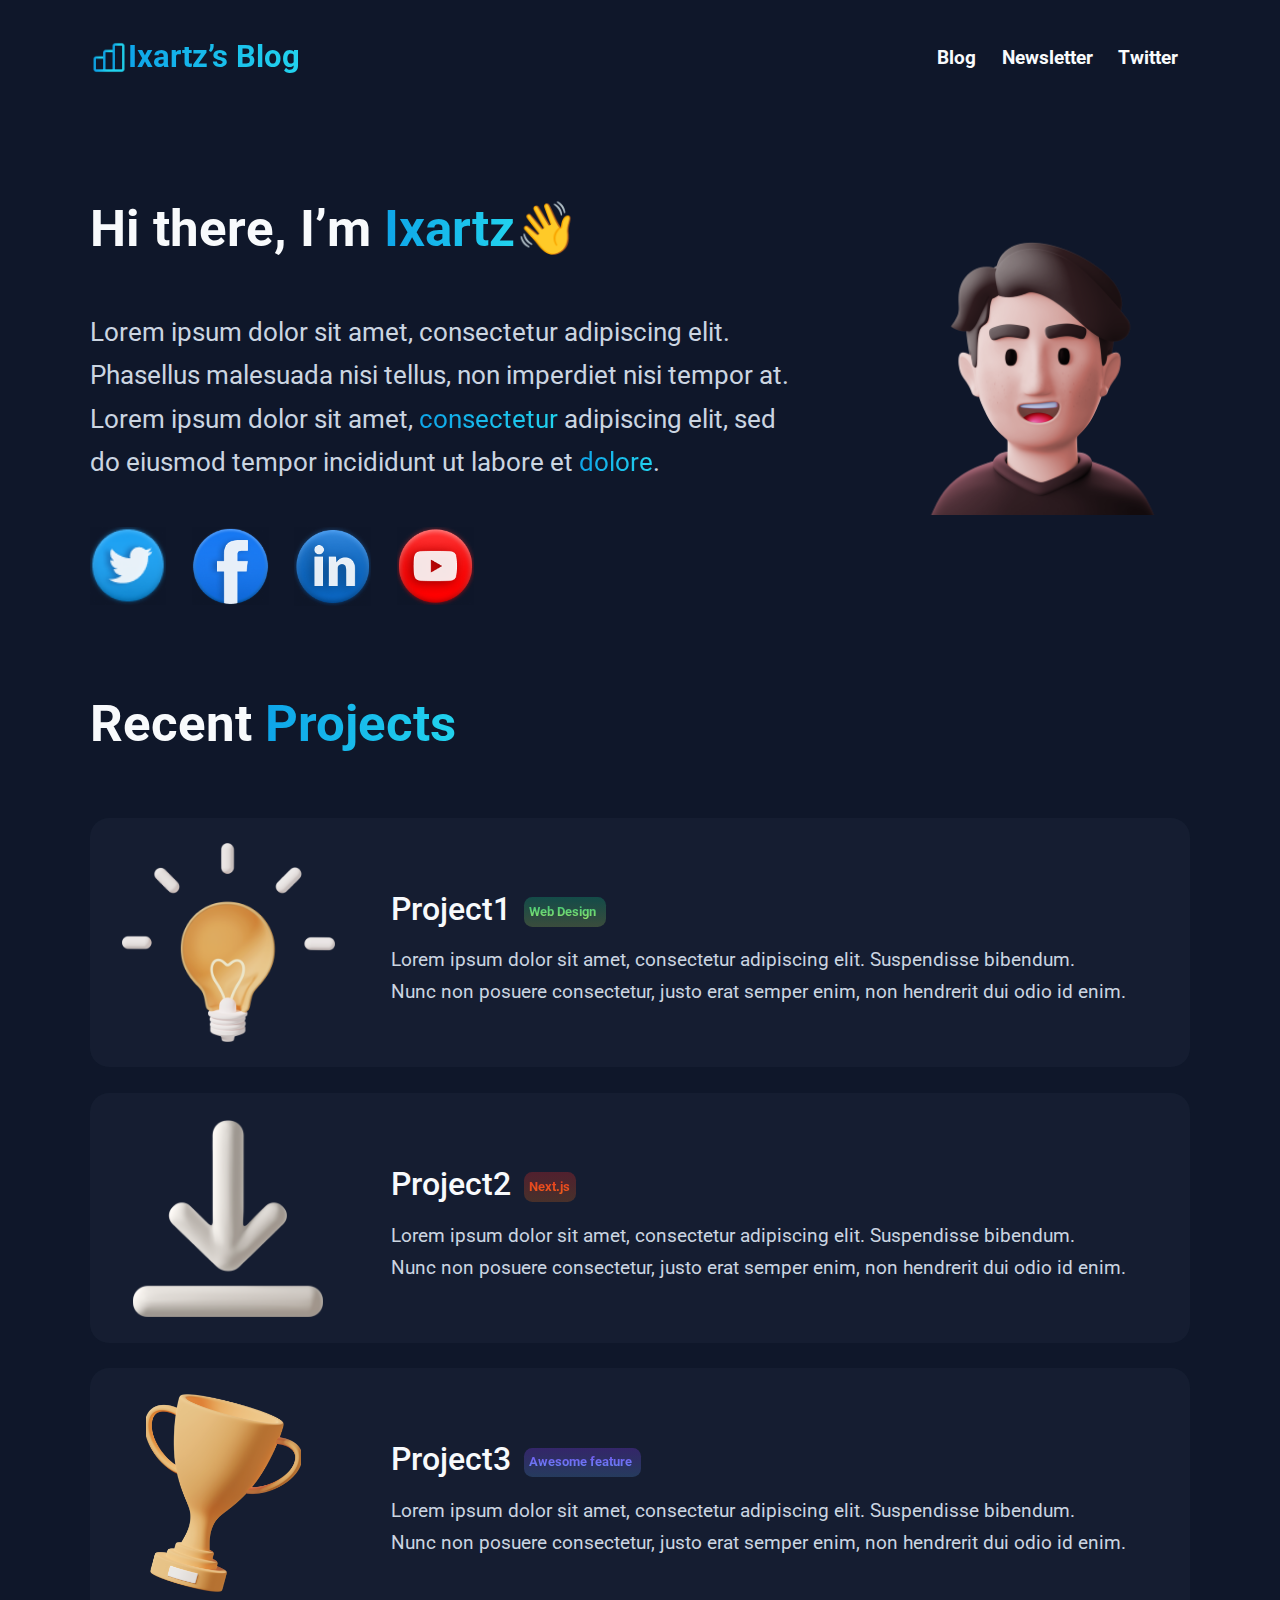
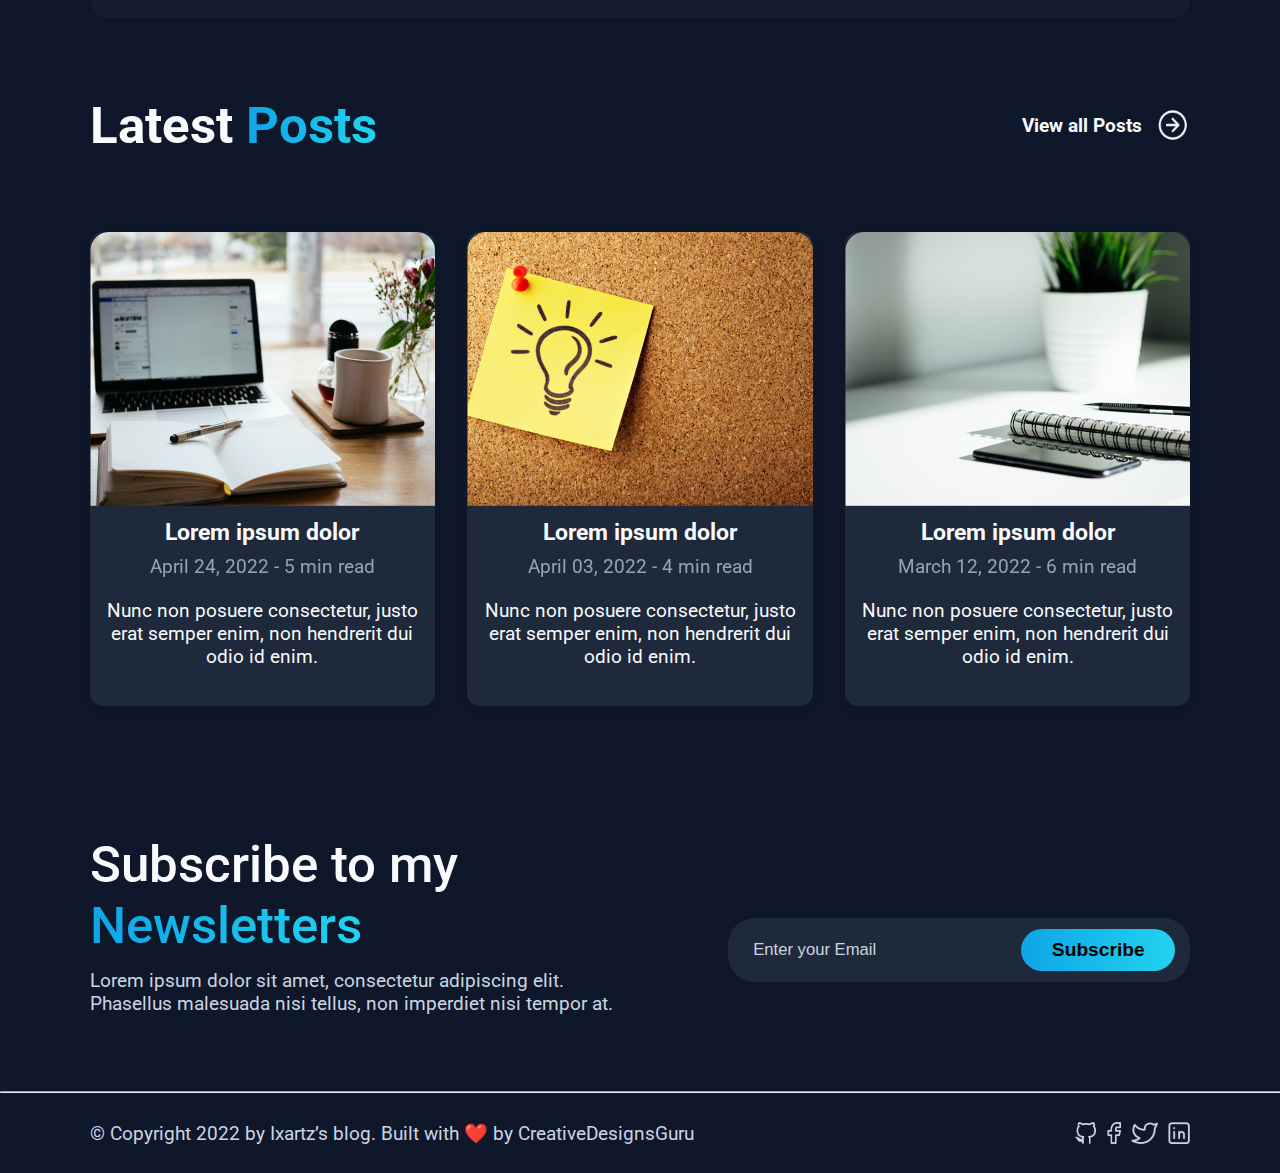
<file: ixartz/index.html>
<!DOCTYPE html>
<html lang="en">
<head>
	<meta charset="UTF-8">
	<meta name="viewport" content="width=device-width, initial-scale=1.0">
	<title>Ixartz</title>
	<link rel="stylesheet" href="CSS/ixartz.css">
	<link rel="shortcut icon" href="img/logo.png" type="image/x-icon">
	<link rel="preconnect" href="https://fonts.googleapis.com">
	<link rel="preconnect" href="https://fonts.gstatic.com" crossorigin>
	<link href="https://fonts.googleapis.com/css2?family=Roboto:ital,wght@0,100..900;1,100..900&family=Yuji+Mai&display=swap" rel="stylesheet">
</head>
<body>
	<header>
		<nav class="nav-header">
			<img id="logo" src="img/logo.png" alt="logo">
			<h4 class="highlight" id="ixartz-b">Ixartz’s Blog</h4>
		</nav>
		<nav class="nav-menu">
			<li><a href="#"><b>Blog</b></a></li>
			<li><a href="newsletters.html"><b>Newsletter</b></a></li>
			<li><a href="#"><b>Twitter</b></a></li>
		</nav>
	</header>
	<main>
		<article class="main-a">
			<section class="main-t">
				<h3>Hi there, I’m <span class="highlight">Ixartz</span>👋</h3>
				<h5>Lorem ipsum dolor sit amet, consectetur adipiscing elit.
				Phasellus malesuada nisi tellus, non imperdiet nisi tempor at.
				Lorem ipsum dolor sit amet, <span class="highlight">consectetur</span> adipiscing elit, 
				sed do eiusmod tempor incididunt ut labore et <span class="highlight">dolore</span>.</h5>
			</section>
			<img src="img/man.png" alt="western-man" id="western-man">
		</article>
		<div class="hyper-sm">
			<a href="#"><img src="img/twitter.png" alt="twitter" id="tw-p"></a>
			<a href="#"><img src="img/facebook.png" alt="facebook" id="face-p"></a>
			<a href="#"><img src="img/linkedin.png" alt="linkedin" id="link-p"></a>
			<a href="#"><img src="img/youtube.png" alt="youtube" id="tube-p"></a>
		</div>
		<br>
		<h3 class="recent-projects-t">Recent <span class="highlight">Projects</span></h3>
		<article class="recent-projects">
			<div class="proj" id="proj1">
				<img src="img/bulb.png" alt="lightbulb">
				<section>
					<div class="p-title">
						<h4>Project1</h4>
						<span class="highlight-back" id="p-title-wd"><p class="highlight-back-t">Web Design</p></span>
					</div>
					<p>Lorem ipsum dolor sit amet, consectetur adipiscing elit. Suspendisse bibendum.</p>
					<p>Nunc non posuere consectetur, justo erat semper enim, non hendrerit dui odio id enim.</p>
				</section>
			</div>
			<div class="proj" id="proj2">
				<img src="img/download.png" alt="download-img">
				<section>
					<div class="p-title">
						<h4>Project2</h4>
						<span class="highlight-back" id="p-title-njs"><p class="highlight-back-t">Next.js</p></span>
					</div>
					<p>Lorem ipsum dolor sit amet, consectetur adipiscing elit. Suspendisse bibendum.</p>
					<p>Nunc non posuere consectetur, justo erat semper enim, non hendrerit dui odio id enim.</p>
				</section>
			</div>
			<div class="proj" id="proj3">
				<img src="img/award.png" alt="award-cup">
				<section>
					<div class="p-title">
						<h4>Project3</h4>
						<span class="highlight-back" id="p-title-af"><p class="highlight-back-t">Awesome feature</p></span>
					</div>
					<p>Lorem ipsum dolor sit amet, consectetur adipiscing elit. Suspendisse bibendum.</p>
					<p>Nunc non posuere consectetur, justo erat semper enim, non hendrerit dui odio id enim.</p>
				</section>
			</div>
		</article>
		<div class="posts-c">
			<h3>Latest <span class="highlight">Posts</span></h3>
			<a href="post.html" class="view-post">
				<p><b>View all Posts</b></p>
				<img src="img/arrow.png" alt="arrow">
			</a>
		</div>
		<article class="latest-posts">
			<div>
				<a href="post-content.html" style="text-decoration: none;">
					<img src="img/post1.png" alt="not-out-p">
					<section>
						<h6>Lorem ipsum dolor </h6>
						<p><span>April 24, 2022 - 5 min read</span></p>
						<p class="latest-post-t">Nunc non posuere consectetur, justo erat semper enim, non hendrerit dui odio id enim.</p>
					</section>
				</a>
			</div>
			<div>
				<img src="img/post2.png" alt="data-proc-p">
				<section>
					<h6>Lorem ipsum dolor </h6>
					<p><span>April 03, 2022 - 4 min read</span></p>
					<p class="latest-post-t">Nunc non posuere consectetur, justo erat semper enim, non hendrerit dui odio id enim.</p>
				</section>
			</div>
			<div>
				<img src="img/post3.png" alt="startup-p">
				<section>
					<h6>Lorem ipsum dolor </h6>
					<p><span>March 12, 2022 - 6 min read</span></p>
					<p class="latest-post-t">Nunc non posuere consectetur, justo erat semper enim, non hendrerit dui odio id enim.</p>
				</section>
			</div>
		</article>
		<article class="newslatters">
			<section>
				<h3>Subscribe to my <span class="highlight">Newsletters</span></h3>
				<p>Lorem ipsum dolor sit amet, consectetur adipiscing elit.</p>
				<p>Phasellus malesuada nisi tellus, non imperdiet nisi tempor at.</p>
			</section>
			<form class="Eform">  
				<input type="email" id="emailinput" placeholder="Enter your Email">
				<button type="submit">Subscribe</button>  
			</form> 
		</article>
	</main>
	<hr>
	<footer>
		<p>© Copyright 2022 by Ixartz’s blog. Built with ❤️ by CreativeDesignsGuru</p>
		<div class="f-p">
			<img src="img/footer1.png" alt="tamed-cat" id="i1">
			<img src="img/footer2.png" alt="facebook" id="i2">
			<img src="img/footer3.png" alt="twitter" id="i3">
			<img src="img/footer4.png" alt="linkedin" id="i4">
		</div>
	</footer>
</body>
</html>
</file>
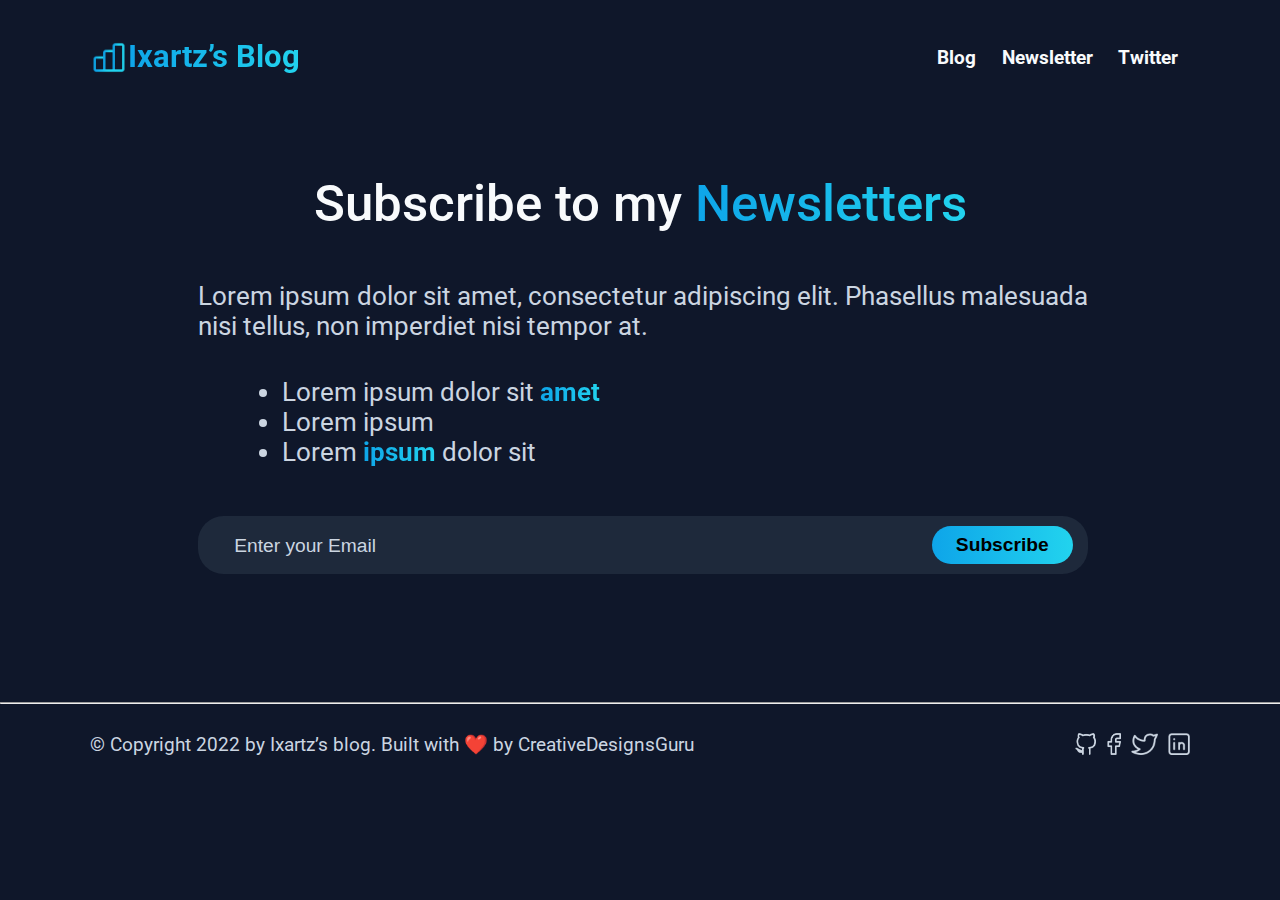
<file: ixartz/newsletters.html>
<!DOCTYPE html>
<html lang="en">
<head>
	<meta charset="UTF-8">
	<meta name="viewport" content="width=device-width, initial-scale=1.0">
	<title>Ixartz</title>
	<link rel="stylesheet" href="CSS/ixartz.css">
	<link rel="shortcut icon" href="img/logo.png" type="image/x-icon">
	<link rel="preconnect" href="https://fonts.googleapis.com">
	<link rel="preconnect" href="https://fonts.gstatic.com" crossorigin>
	<link href="https://fonts.googleapis.com/css2?family=Roboto:ital,wght@0,100..900;1,100..900&family=Yuji+Mai&display=swap" rel="stylesheet">
</head>
<body>
	<header>
		<nav class="nav-header">
			<img id="logo" src="img/logo.png" alt="logo">
			<h4 class="highlight" id="ixartz-b">Ixartz’s Blog</h4>
		</nav>
		<nav class="nav-menu">
			<li><a href="index.html"><b>Blog</b></a></li>
			<li><a href="#"><b>Newsletter</b></a></li>
			<li><a href="#"><b>Twitter</b></a></li>
		</nav>
	</header>
	<main class="main-newsletters">
		<article class="s-newslatters">
			<section>
				<h3>Subscribe to my <span class="highlight">Newsletters</span></h3>
				<p>Lorem ipsum dolor sit amet, consectetur adipiscing elit. Phasellus malesuada nisi tellus, non imperdiet nisi tempor at.</p>
				<ul>
					<li>Lorem ipsum dolor sit <span class="highlight"><b>amet</b></span></li>
					<li>Lorem ipsum </li>
					<li>Lorem <span class="highlight"><b>ipsum</b></span> dolor sit</li>
				</ul>
			</section>
			<form class="s-Eform">  
				<input type="email" id="emailinput" placeholder="Enter your Email">
				<button type="submit">Subscribe</button>  
			</form> 
		</article>
	</main>
	<hr>
	<footer>
		<p>© Copyright 2022 by Ixartz’s blog. Built with ❤️ by CreativeDesignsGuru</p>
		<div class="f-p">
			<img src="img/footer1.png" alt="tamed-cat" id="i1">
			<img src="img/footer2.png" alt="facebook" id="i2">
			<img src="img/footer3.png" alt="twitter" id="i3">
			<img src="img/footer4.png" alt="linkedin" id="i4">
		</div>
	</footer>
</body>
</html>
</file>
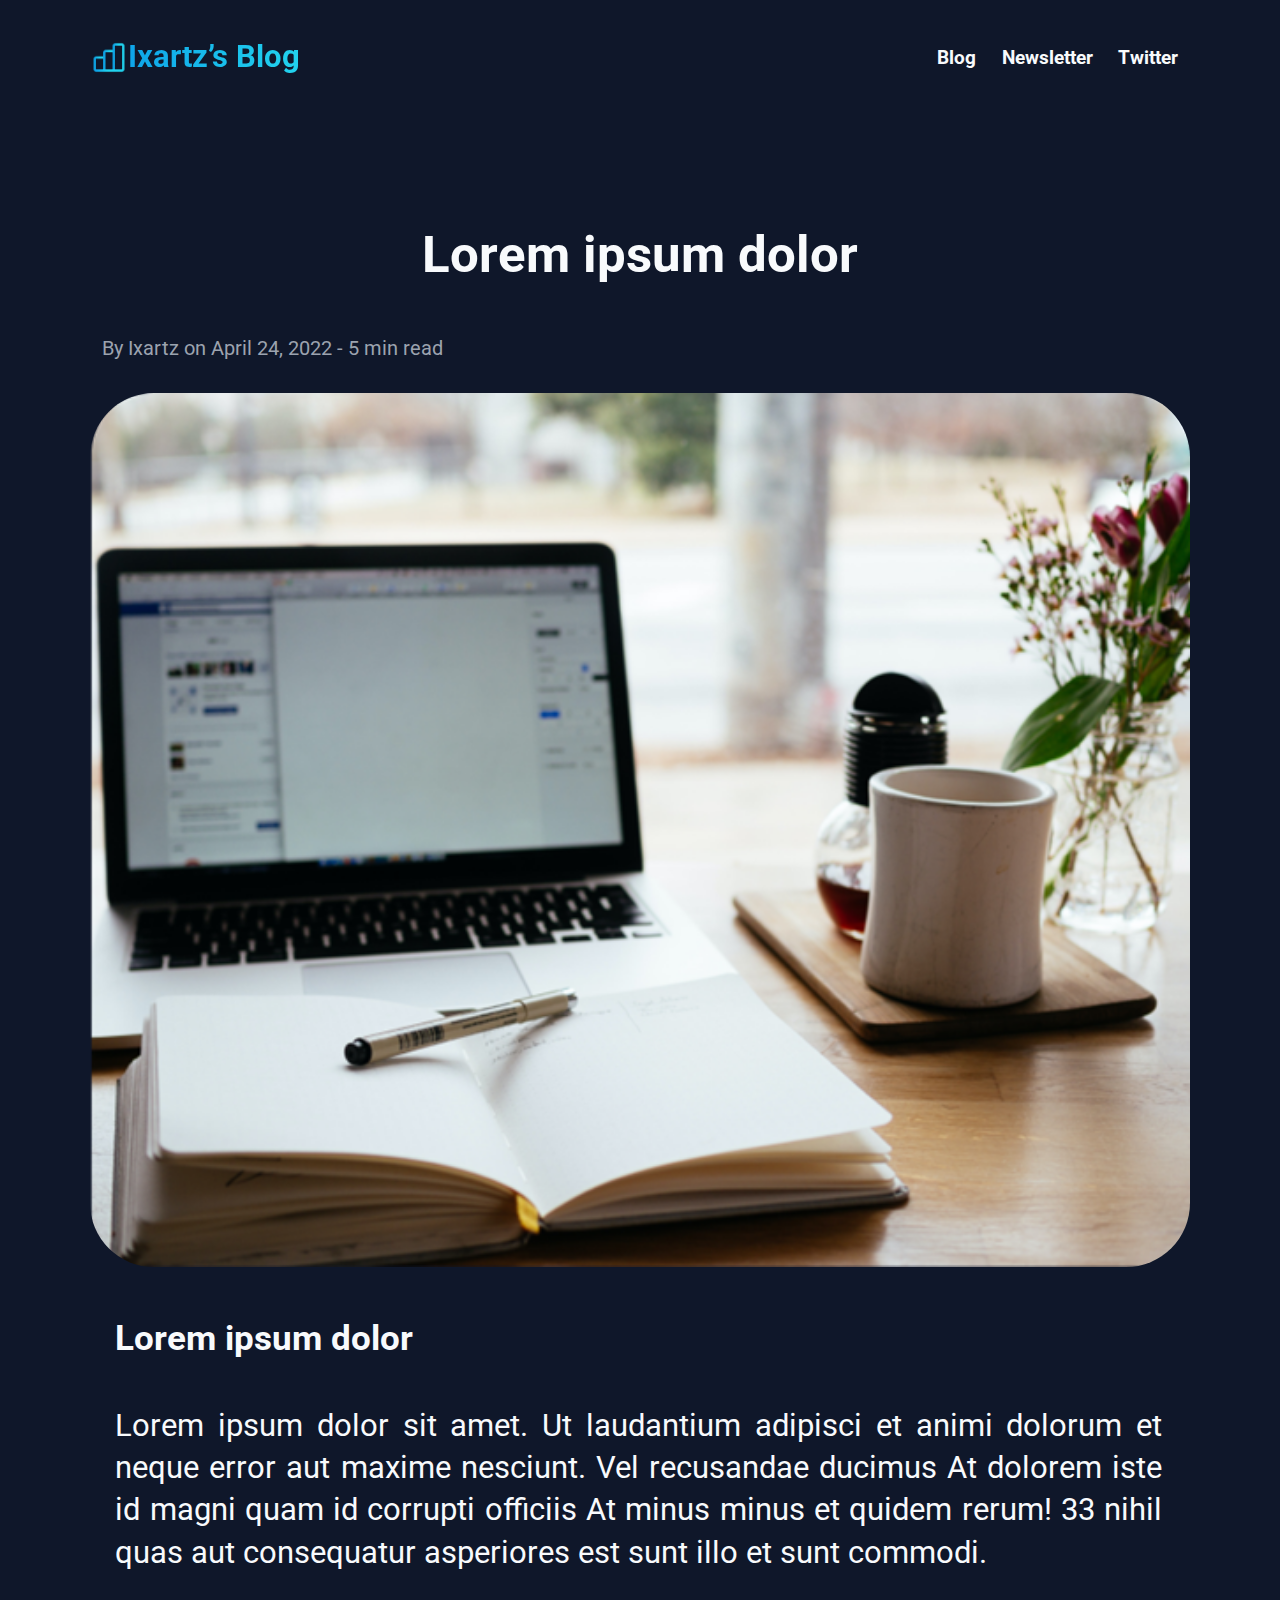
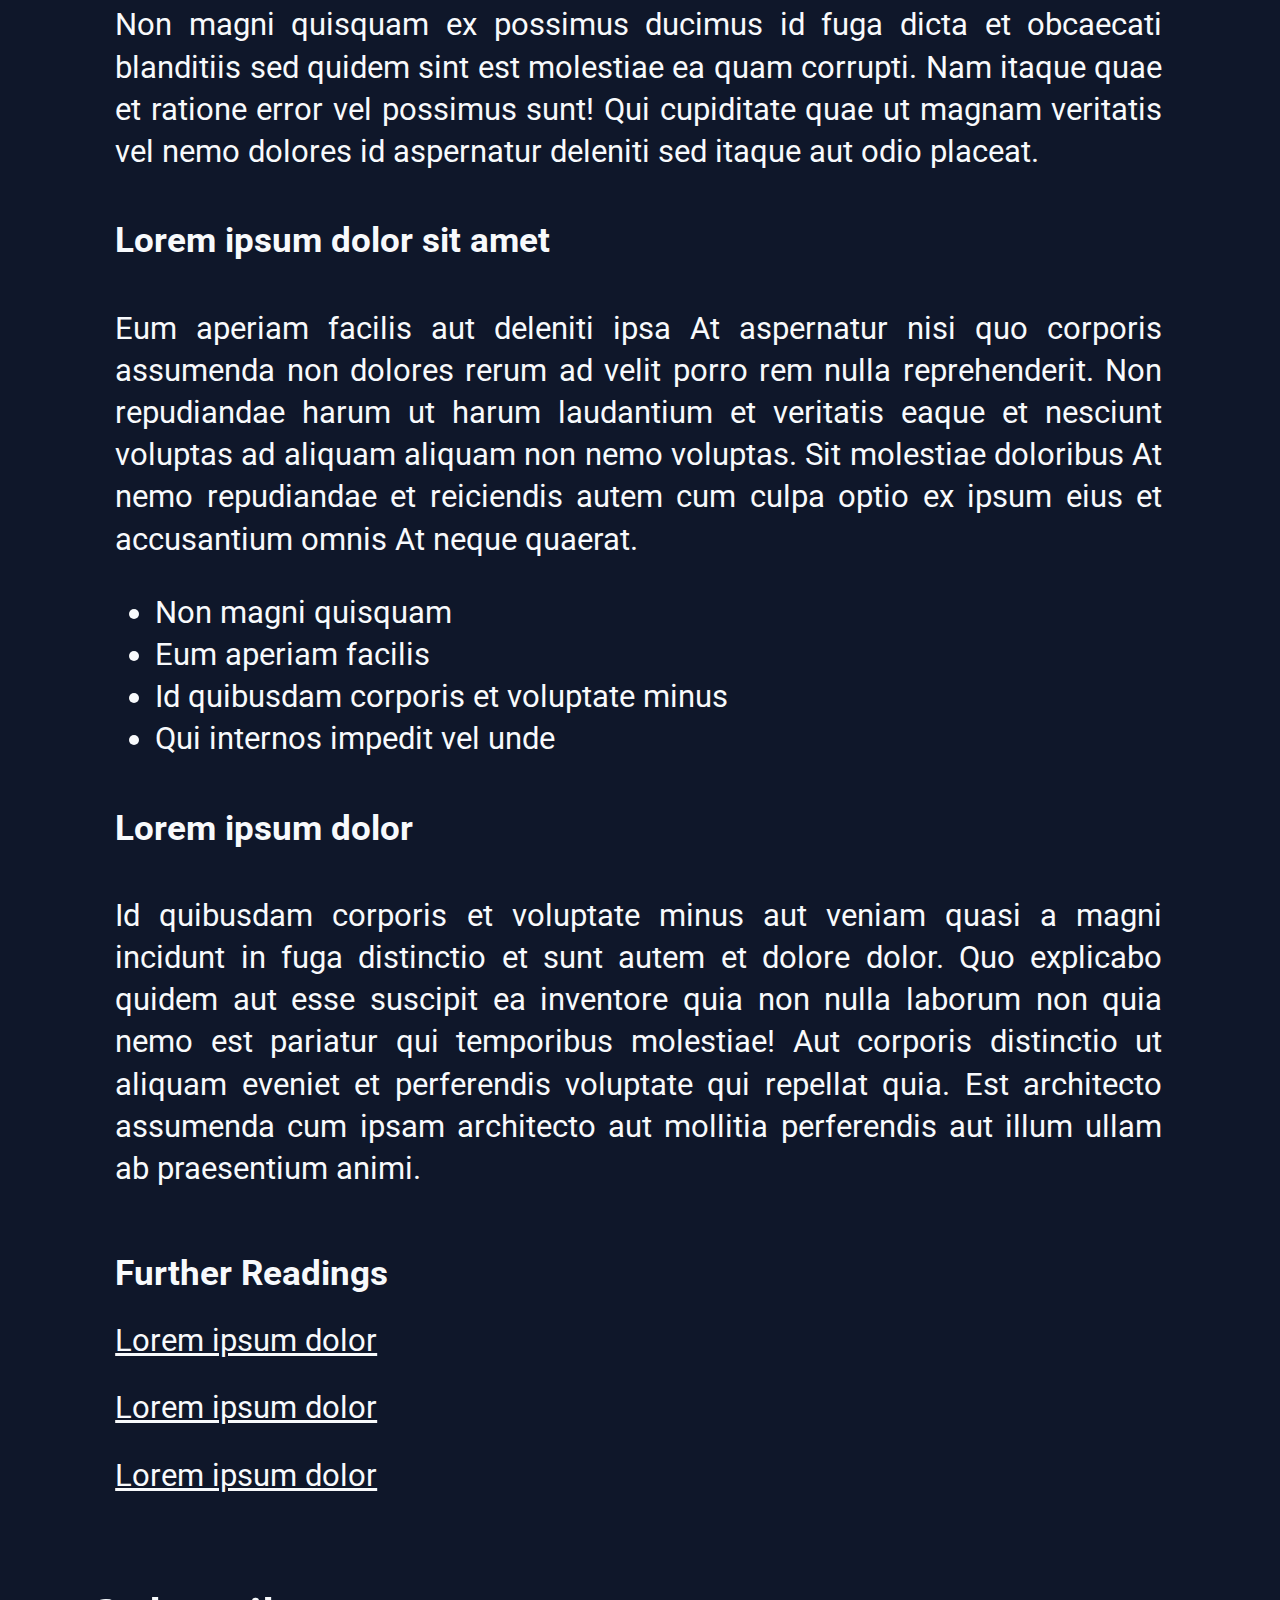
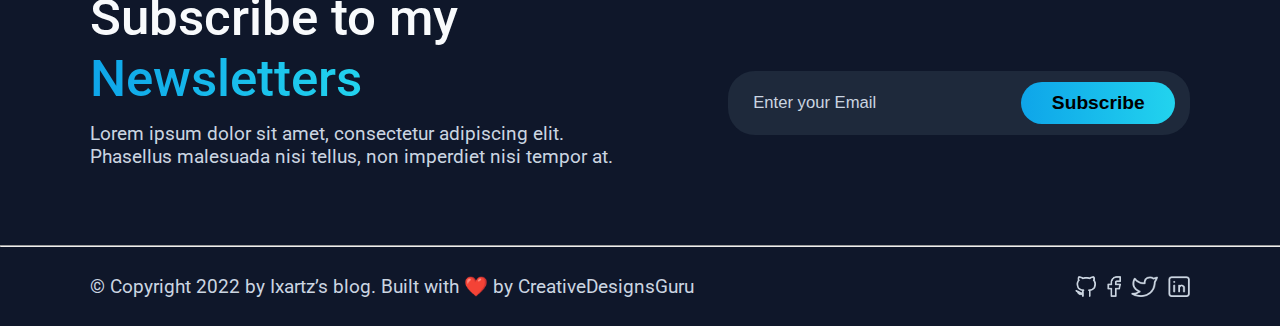
<file: ixartz/post-content.html>
<!DOCTYPE html>
<html lang="en">
<head>
	<meta charset="UTF-8">
	<meta name="viewport" content="width=device-width, initial-scale=1.0">
	<title>Ixartz</title>
	<link rel="stylesheet" href="CSS/ixartz.css">
	<link rel="shortcut icon" href="img/logo.png" type="image/x-icon">
	<link rel="preconnect" href="https://fonts.googleapis.com">
	<link rel="preconnect" href="https://fonts.gstatic.com" crossorigin>
	<link href="https://fonts.googleapis.com/css2?family=Roboto:ital,wght@0,100..900;1,100..900&family=Yuji+Mai&display=swap" rel="stylesheet">
</head>
<body>
	<header>
		<nav class="nav-header">
			<img id="logo" src="img/logo.png" alt="logo">
			<h4 class="highlight" id="ixartz-b">Ixartz’s Blog</h4>
		</nav>
		<nav class="nav-menu">
			<li><a href="index.html"><b>Blog</b></a></li>
			<li><a href="newsletters.html"><b>Newsletter</b></a></li>
			<li><a href="#"><b>Twitter</b></a></li>
		</nav>
	</header>
	<main class="main-post-content">
		<article class="post-content-name">
			<h3>Lorem ipsum dolor </h3>
			<p>By Ixartz on April 24, 2022 - 5 min read</p>
			<img src="img/post1.png" alt="not-out-p">
		</article>
		<article class="post-content-text">
			<section id="pct-s1">
				<h4>Lorem ipsum dolor</h4>
				<p>Lorem ipsum dolor sit amet. Ut laudantium adipisci et animi dolorum et neque error aut maxime nesciunt. Vel recusandae ducimus At dolorem iste id magni quam id corrupti officiis At minus minus et quidem rerum! 33 nihil quas aut consequatur asperiores est sunt illo et sunt commodi.</p>
				<p>Non magni quisquam ex possimus ducimus id fuga dicta et obcaecati blanditiis sed quidem sint est molestiae ea quam corrupti. Nam itaque quae et ratione error vel possimus sunt! Qui cupiditate quae ut magnam veritatis vel nemo dolores id aspernatur deleniti sed itaque aut odio placeat.</p>
			</section>
			<section id="pct-s2">
				<h4>Lorem ipsum dolor sit amet</h4>
				<p>Eum aperiam facilis aut deleniti ipsa At aspernatur nisi quo corporis assumenda non dolores rerum ad velit porro rem nulla reprehenderit. Non repudiandae harum ut harum laudantium et veritatis eaque et nesciunt voluptas ad aliquam aliquam non nemo voluptas. Sit molestiae doloribus At nemo repudiandae et reiciendis autem cum culpa optio ex ipsum eius et accusantium omnis At neque quaerat.</p>
				<ul class="bulleted-list">
					<li>Non magni quisquam</li>
					<li>Eum aperiam facilis</li>
					<li>Id quibusdam corporis et voluptate minus</li>
					<li>Qui internos impedit vel unde</li>
				</ul>
			</section id="pct-s3">
			<section>
				<h4>Lorem ipsum dolor</h4>
				<p>Id quibusdam corporis et voluptate minus aut veniam quasi a magni incidunt in fuga distinctio et sunt autem et dolore dolor. Quo explicabo quidem aut esse suscipit ea inventore quia non nulla laborum non quia nemo est pariatur qui temporibus molestiae! Aut corporis distinctio ut aliquam eveniet et perferendis voluptate qui repellat quia. Est architecto assumenda cum ipsam architecto aut mollitia perferendis aut illum ullam ab praesentium animi.</p>
			</section>
			<section id="pct-fr">
				<h4>Further Readings</h4>
				<div id="furter-reading-list">
					<a href="#">Lorem ipsum dolor</a>
					<a href="#">Lorem ipsum dolor</a>
					<a href="#">Lorem ipsum dolor</a>
				</div>
			</section>
		</article>
		<article class="newslatters">
			<section>
				<h3>Subscribe to my <span class="highlight">Newsletters</span></h3>
				<p>Lorem ipsum dolor sit amet, consectetur adipiscing elit.</p>
				<p>Phasellus malesuada nisi tellus, non imperdiet nisi tempor at.</p>
			</section>
			<form class="Eform">  
				<input type="email" id="emailinput" placeholder="Enter your Email">
				<button type="submit">Subscribe</button>  
			</form> 
		</article>
	</main>
	<hr>
	<footer>
		<p>© Copyright 2022 by Ixartz’s blog. Built with ❤️ by CreativeDesignsGuru</p>
		<div class="f-p">
			<img src="img/footer1.png" alt="tamed-cat" id="i1">
			<img src="img/footer2.png" alt="facebook" id="i2">
			<img src="img/footer3.png" alt="twitter" id="i3">
			<img src="img/footer4.png" alt="linkedin" id="i4">
		</div>
	</footer>
</body>
</html>
</file>
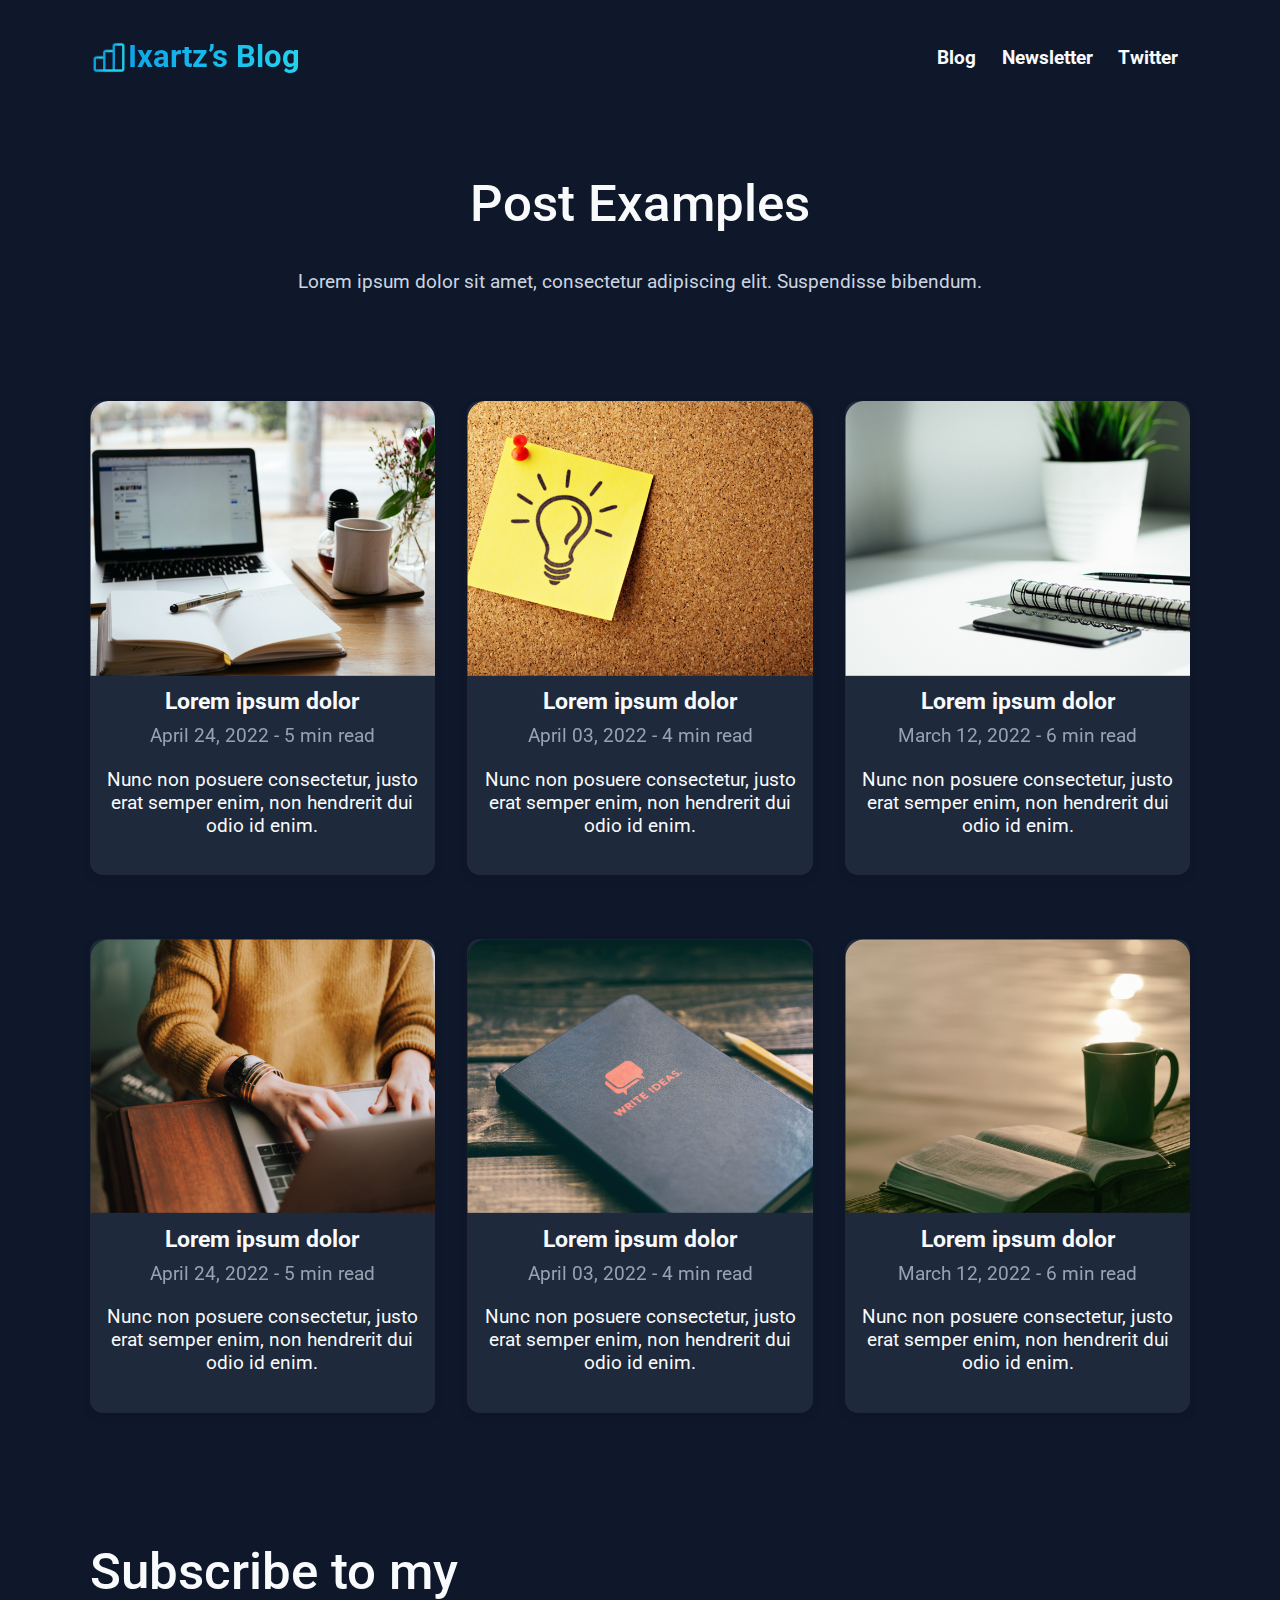
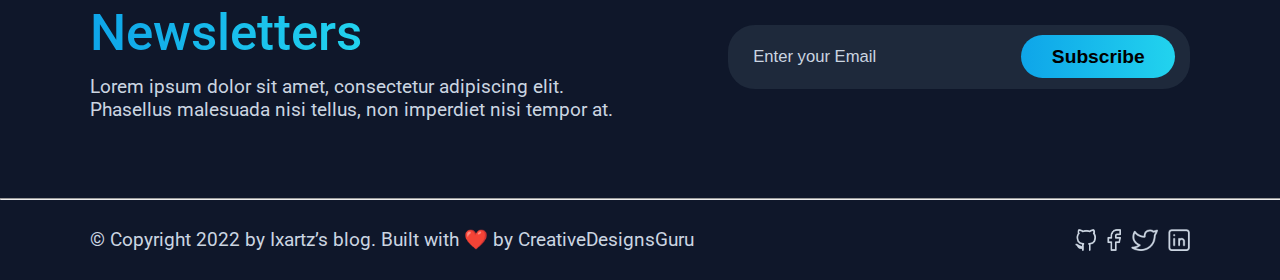
<file: ixartz/post.html>
<!DOCTYPE html>
<html lang="en">
<head>
	<meta charset="UTF-8">
	<meta name="viewport" content="width=device-width, initial-scale=1.0">
	<title>Ixartz</title>
	<link rel="stylesheet" href="CSS/ixartz.css">
	<link rel="shortcut icon" href="img/logo.png" type="image/x-icon">
	<link rel="preconnect" href="https://fonts.googleapis.com">
	<link rel="preconnect" href="https://fonts.gstatic.com" crossorigin>
	<link href="https://fonts.googleapis.com/css2?family=Roboto:ital,wght@0,100..900;1,100..900&family=Yuji+Mai&display=swap" rel="stylesheet">
</head>
<body>
	<header>
		<nav class="nav-header">
			<img id="logo" src="img/logo.png" alt="logo">
			<h4 class="highlight" id="ixartz-b">Ixartz’s Blog</h4>
		</nav>
		<nav class="nav-menu">
			<li><a href="index.html"><b>Blog</b></a></li>
			<li><a href="newsletters.html"><b>Newsletter</b></a></li>
			<li><a href="#"><b>Twitter</b></a></li>
		</nav>
	</header>
	<main class="main-post">
		<article class="main-t-p">
			<h3>Post Examples</h3>
			<p>Lorem ipsum dolor sit amet, consectetur adipiscing elit. Suspendisse bibendum.</p>
		</article>
		<article class="latest-posts">
			<div>
				<a href="post-content.html" style="text-decoration: none;">
					<img src="img/post1.png" alt="not-out-p">
					<section>
						<h6>Lorem ipsum dolor </h6>
						<p><span>April 24, 2022 - 5 min read</span></p>
						<p class="latest-post-t">Nunc non posuere consectetur, justo erat semper enim, non hendrerit dui odio id enim.</p>
					</section>
				</a>
			</div>
			<div>
				<img src="img/post2.png" alt="data-proc-p">
				<section>
					<h6>Lorem ipsum dolor </h6>
					<p><span>April 03, 2022 - 4 min read</span></p>
					<p class="latest-post-t">Nunc non posuere consectetur, justo erat semper enim, non hendrerit dui odio id enim.</p>
				</section>
			</div>
			<div>
				<img src="img/post3.png" alt="startup-p">
				<section>
					<h6>Lorem ipsum dolor </h6>
					<p><span>March 12, 2022 - 6 min read</span></p>
					<p class="latest-post-t">Nunc non posuere consectetur, justo erat semper enim, non hendrerit dui odio id enim.</p>
				</section>
			</div>
		</article>
		<article class="latest-posts">
			<div>
				<img src="img/post4.png" alt="not-out-p">
				<section>
					<h6>Lorem ipsum dolor </h6>
					<p><span>April 24, 2022 - 5 min read</span></p>
					<p class="latest-post-t">Nunc non posuere consectetur, justo erat semper enim, non hendrerit dui odio id enim.</p>
				</section>
			</div>
			<div>
				<img src="img/post5.png" alt="data-proc-p">
				<section>
					<h6>Lorem ipsum dolor </h6>
					<p><span>April 03, 2022 - 4 min read</span></p>
					<p class="latest-post-t">Nunc non posuere consectetur, justo erat semper enim, non hendrerit dui odio id enim.</p>
				</section>
			</div>
			<div>
				<img src="img/post6.png" alt="startup-p">
				<section>
					<h6>Lorem ipsum dolor </h6>
					<p><span>March 12, 2022 - 6 min read</span></p>
					<p class="latest-post-t">Nunc non posuere consectetur, justo erat semper enim, non hendrerit dui odio id enim.</p>
				</section>
			</div>
		</article>
		<article class="newslatters">
			<section>
				<h3>Subscribe to my <span class="highlight">Newsletters</span></h3>
				<p>Lorem ipsum dolor sit amet, consectetur adipiscing elit.</p>
				<p>Phasellus malesuada nisi tellus, non imperdiet nisi tempor at.</p>
			</section>
			<form class="Eform">  
				<input type="email" id="emailinput" placeholder="Enter your Email">
				<button type="submit">Subscribe</button>  
			</form> 
		</article>
	</main>
	<hr>
	<footer>
		<p>© Copyright 2022 by Ixartz’s blog. Built with ❤️ by CreativeDesignsGuru</p>
		<div class="f-p">
			<img src="img/footer1.png" alt="tamed-cat" id="i1">
			<img src="img/footer2.png" alt="facebook" id="i2">
			<img src="img/footer3.png" alt="twitter" id="i3">
			<img src="img/footer4.png" alt="linkedin" id="i4">
		</div>
	</footer>
</body>
</html>
</file>
<file: ixartz/CSS/ixartz.css>
@import 'body.css';
@import 'text.css';
@import 'header.css';
@import 'newsletters.css';
@import 'footer.css';


:root {
	--highlight: linear-gradient(to left, #22d3ee, #0ea5e9);
	--text-c: #f8fafc;
	--text-bl-c: #cbd5e1;
	--background: #1e293b;
	--proj-b-c: rgba(30, 41, 59, 0.4);
}

/* ---------------------------Головна частина----------------------------- */
main {
	padding: 0 7% 1vw 7%;
}
.main-a {
	display: flex;
	justify-content: space-between;
	align-items: center;
}
.main-t {
	width: 65%;
}
.main-t h3 {
	margin-top: 2vw;
}
.main-t h5 {
	font-weight: normal;
	line-height: 1.7;
	color: var(--text-bl-c);
}
#western-man {
	margin-top: 2.5vw;
	width: 23.2vw;
}
.hyper-sm {
	display: flex;
	justify-content: space-between;
	width: 30vw;
}
#tw-p, #face-p, #link-p, #tube-p {
	width: 6vw;
	padding-bottom: 1vw;
}
@media (max-width: 320px) {
	main {
		padding: 23px 17px;
	}
	.main-a {
		flex-direction: column-reverse;
		padding-left: 10px;
		width: 280px;
	}
	.main-t {
		width: 280px;
	}
	.main-t h3 {
		margin: 0;
		padding: 17px 0 0 40px;
	}
	#western-man {
		width: 100px;
		height: 100px;
	}
	.hyper-sm {
		width: 180px;
		height: 30px;
		padding-left: 50px;
		padding-bottom: 15px;
	}
	.#tw-p, #face-p, #link-p, #tube-p {
		width: 30px;
	}
}
/* ----------------------------------------------------------- */
.recent-projects {
	padding-top: 1vw;
	margin: 0 auto;  
}
.proj {
	display: flex;
	justify-content: space-between;
	align-items: center;
	background-color: var(--proj-b-c);
	border-radius: 1.5vw;
	padding: 1.5vw 2.5vw;
	margin-bottom: 2vw;
}
.p-title {
	display: flex;
	align-items: center;
	width: auto;
	gap: 1vw;
	padding-top: 1vw;
	padding-bottom: 0.8vw;
} 
.highlight-back {
	display: flex;
	align-items: center;
	padding-left: 0.4vw;
	border-radius: 0.65vw;
}
.highlight-back-t {
	color: transparent;
	font-weight: 700;
}
#p-title-wd {
	width: 6vw;
	height: 2.3vw;
	background: linear-gradient(hsla(160, 84%, 39%, 0.3), hsla(82, 85%, 67%, 0.22));
}
#p-title-wd p{
	font-size: 1.05vw;
	background: linear-gradient(#10b981, #bef264);
	background-clip: text;
}
#p-title-njs {
	width: 3.65vw;
	height: 2.3vw;
	background: linear-gradient(hsla(0, 72%, 51%, 0.3), hsla(25, 95%, 53%, 0.22));
}
#p-title-njs p{
  	font-size: 1.05vw;
	background: linear-gradient(#DC2626, #F97316);
    background-clip: text;
}
#p-title-af {
	width: 8.7vw;
	height: 2.3vw;
	background: linear-gradient(hsla(262, 83%, 58%, 0.3), hsla(213, 94%, 68%, 0.22));
}
#p-title-af p{
  	font-size: 1.05vw;
	background: linear-gradient(#7C3AED, #60A5FA);
    background-clip: text;
}
.proj section {
	padding-right: 2.5vw;
}
.proj h4 {
	margin: 0;
	font-weight: 500;
	margin-bottom: 0.5vw;
}
.proj p {
	margin: 0;
	line-height: 2.5vw;
}
.proj img {
	width: auto;
	height: 15.5vw;
	margin: 0.5vw 0;
}
#proj2 img {
	padding-left: 0.9vw;
}
#proj3 img {
	padding-left: 1.9vw;
}
@media (max-width: 320px) {
	.recent-projects {
		padding-top: 0;
	}
	.recent-projects-t{
		margin: 0;
		padding: 28px 0 25px 10px;
	}
	.proj {
		flex-direction: column;
		margin-bottom: 25px;
		padding: 10px 10px 0 10px;
		width: 287px;
		height: 190px;
		border-radius: 20px;
	}
	.proj section {
		display: flex;
		align-items: center;
		justify-content: space-between;
		flex-direction: column;
		padding: 0;
		padding-bottom: 10px;
		height: 106px;
	}
	.proj img {
		margin: 0;
		width: 50px;
		height: auto;
	}
	.p-title {
		margin: 0;
		height: 28px;
		gap: 10px;
	}
	.proj h4 {
		margin: 0;
		margin-top: 10px;
		padding-bottom: 10px;
	}
	.proj p {
		width: 267px;
		height: auto;
		font-size: 10px;
		font-weight: 400;
		line-height: 1.2;
	}
	.highlight-back {
		padding: 0;
		padding-left: 8px;
		padding-top: 2px;
		border-radius: 10px;
	}
	.highlight-back-t {
		color: transparent;
	}
	#p-title-wd {
		width: 62px;
		height: 28px;
		background: linear-gradient(hsla(160, 84%, 39%, 0.3), hsla(82, 85%, 67%, 0.22));
	}
	#p-title-wd p{
		font-weight: 700;
		display: flex;
		align-items: center;
		font-size: 10px;
		background: linear-gradient(#10b981, #bef264);
		background-clip: text;
	}
	#p-title-njs {
		width: 40px;
		height: 28px;
		background: linear-gradient(hsla(0, 72%, 51%, 0.3), hsla(25, 95%, 53%, 0.22));
	}
	#p-title-njs p{
		font-weight: 700;
		display: flex;
		align-items: center;
	  	font-size: 10px;
		background: linear-gradient(#DC2626, #F97316);
	    background-clip: text;
	}
	#p-title-af {
		width: 88px;
		height: 28px;
		background: linear-gradient(hsla(262, 83%, 58%, 0.3), hsla(213, 94%, 68%, 0.22));
	}
	#p-title-af p{
		font-weight: 700;
		display: flex;
		align-items: center;
	  	font-size: 10px;
		background: linear-gradient(#7C3AED, #60A5FA);
	    background-clip: text;
	}
}
/* ----------------------------------------------------------- */
.posts-c {
	display: flex;
	justify-content: space-between;
	padding-bottom: 2vw;
}
.posts-c a {
	display: flex;
	align-items: center;
	text-decoration: none; 
}
.view-post {
	gap: 1vw;
}
.view-post p {
	color: var(--text-c);
}
.view-post img {
	width: 2.8vw;
}

.latest-posts {
	display: flex;
	justify-content: space-between;
	padding-bottom: 5vw;
}
.latest-posts div {
	background-color: var(--background);
	border-radius: 1vw;
	width: 27vw;
	height: 37vw;
	align-items: center;
	box-shadow: 0px 4px 10px 0px #0000001A;
}
.latest-posts section {
	display: flex;
	flex-direction: column;
	align-items: center;
	padding: 0px 0.5vw;
	font-weight: 400;
}
.latest-posts img {
	width: 27vw;
	height: auto;
}
.latest-posts h6 {
	margin: 0;
	justify-content: center;
	padding: 0.7vw 0;
}
.latest-posts span {
	opacity: 70%;
}
.latest-posts p {
	margin: 0;
	font-size: 1.5vw;
}
.latest-post-t {
	padding-top: 1.6vw;
	color: var(--text-c);
	text-align: center;
}

@media (max-width:320px) {
	.posts-c {
		padding-left: 10px;
		padding-bottom: 9px;
	}
	.view-post {
		gap: 2px;
	}
	.view-post p {
		font-size: 12px;
		font-weight: 700;
	}
	.view-post img {
		padding-top: 1.5px;
		width: 20px;
		height: 20px;
	}
	.latest-posts {
		padding-left: 28px;
		flex-direction: column;
	}
	.latest-posts div {
		border-radius: 20px;
		width: 230px;
		height: 322px;
		margin-bottom: 38px;
	}
	.latest-posts section {
		padding: 0 8.5px;
	}
	.latest-posts img {
		width: 230px;
		height: 182px;
	}
	.latest-posts h6 {
		padding: 14px 0 7px 0;
		font-size: 15px;
		font-weight: 700;
	}
	.latest-posts p {
		font-size: 12px;
		font-weight: 400;
	}
	.latest-post-t {
		padding-top: 12px;
	}
}

/* ---------------------------головна частина post------------------ */
.main-t-p {
	display: flex;
	flex-direction: column;
	align-items: center;
}
.main-t-p h3 {
	margin: 0;
	font-weight: 500;
}
.main-t-p p {
	padding-top: 1.3vw;
	padding-bottom: 7vw;
}

@media (max-width:320px) {
	.main-t-p p {
		padding-top: 7px;
		padding-bottom: 23px;
		text-align: center;
	}
}
/* ----------------------Головна частина post-content--------------- */
.post-content-name h3 {
	display: flex;
	flex-direction: column;
	align-items: center;
	margin-bottom: 4vw;
	font-weight: 700;
}
.post-content-name p {
	margin: 0;
	margin-left: 1vw;
	margin-bottom: 2.6vw;
	font-size: 1.6vw;
	font-weight: 400;
	color: #9ca3af;
}
.post-content-name img {
	width: 100%;
	border-radius: 5vw;
}

@media (max-width:320px) {
	.post-content-name {
		display: flex;
		align-items: center;
		flex-direction: column;
	}
	.post-content-name h3 {
		margin-bottom: 14px;
	}
	.post-content-name p {
		margin-top: 0;
		margin-bottom: 32px;
		font-size: 10px;
		font-weight: 400;
	}
	.post-content-name img {
		margin-bottom: 15px;
		width: 230px;
		height: 180px;
		border-radius: 20px;
	}
}
/* ----------------------------------------------------------------- */
.post-content-text {
	margin-left: 2vw;
	margin-right: 2.2vw;
}
.post-content-text h4 {
	font-size: 2.7vw;
	font-weight: 700;
	line-height: 3.3vw;
}
.post-content-text p {
	font-size: 2.4vw;
	font-weight: 400;
	line-height: 3.3vw;
	color: var(--text-c);
	text-align: justify;
}
.post-content-text ul {
	font-size: 2.4vw;
	font-weight: 400;
	line-height: 3.3vw;
	color: var(--text-c);
}
#pct-fr h4 {
	margin-top: 4.8vw;
	margin-bottom: 2vw;
}
#pct-fr a {
	margin-bottom: 2vw;
	color: inherit;	
}
#furter-reading-list {
	display: flex;
	flex-direction: column;
	font-size: 2.4vw;
	font-weight: 400;
	line-height: 3.3vw;
	color: var(--text-c);
}

@media (max-width:320px) {
	.post-content-text {
		padding-left: 20px;
		width: 232px;
	}
	.post-content-text h4 {
		margin: 0;
		margin-top: 20px;
		margin-bottom: 20px;
		font-size: 12px;
		font-weight: 700;
	}
	.post-content-text p {
		font-weight: 400;
		font-size: 10px;
		line-height: 20px;
	}
	.post-content-text ul {
		padding-top: 5px;
		padding-left: 14px;
		font-size: 10px;
		line-height: 20px;
	}
	#pct-fr {
		padding-bottom: 39px;
	}
	#pct-fr h4 {
		margin-top: 20px;
		margin-bottom: 10px;
	}
	#pct-fr a {
		margin-bottom: 10px;
	}
	#furter-reading-list {
		font-size: 10px;
	}
}

/* ----------------------Головна частина newsletters---------------- */
.main-newsletters {
	margin-left: 8.5vw;
	margin-right: 8vw;
}
.s-newslatters h3 {
	margin-top: 0;
	margin-left: 9vw;
	margin-bottom: 3.7vw;
	font-weight: 500;
}
.s-newslatters p {
	margin-bottom: 2.8vw;
	font-size: 2vw;
	font-weight: 400;
	text-align: justify;
}
.s-newslatters ul {
	margin-bottom: 3.8vw;
	padding-left: 6.5vw;
	font-size: 2vw;
	color: var(--text-bl-c);
}
.s-Eform {
	width: 100%;
	height: 4.6vw;
	margin-top: 3.3vw;
	margin-bottom: 9vw;
	display: flex;
	justify-content: space-between;
	align-items: center;
	background: var(--background);
	border-radius: 2vw;
}
.s-Eform input {
	background: transparent;
	border: none;
	font-size: 1.5vw;
	padding-left: 2.8vw;
	padding-top: 1.9vw;
	outline: none;
	color: white;
	margin-bottom: 1.7vw;
}
.s-Eform input::placeholder {
	color: var(--text-bl-c);
}
.s-Eform button {
	margin-right: 1.2vw;
	width: 11vw;
	height: 3vw;
	background: var(--highlight);
	border-radius: 2vw;
	border: none;
	font-size: 1.5vw;
	font-weight: 700;
}
.s-Eform button:hover {  
    background: linear-gradient(to left, #00bfff, #007aff); 
} 

@media (max-width: 320px) {
	.main-newsletters {
		margin: 0;
	}
	.s-newslatters section {
		display: flex;
		align-items: center;
		flex-direction: column;
	}
	.s-newslatters h3 {
		margin: 0;
		padding-bottom: 25px;
	}
	.s-newslatters p {
		margin: 0;
		padding-bottom: 27px;
		width: 272px;
		font-size: 10px;
		font-weight: 400;
		text-align: left;
	}
	.s-newslatters ul {
		width: 280px;
		display: flex;
		align-items: start;
		flex-direction: column;
		margin: 0;
		margin-left: 60px;
		font-size: 10px;
		line-height: 15px;
		padding-bottom: 27px;
	}
	.s-Eform {
		margin: 0;
		margin-bottom:  16px;
		width: 280px;
		height: 37.5px;
		border-radius: 30px;
	}
	.s-Eform input {
		margin: 0;
		padding-top: 1.5px;
		padding-left: 18px;
		font-size: 10px;
		font-weight: 400;
	}
	.s-Eform button {
		margin-right: 6px;
		width: 80px;
		height: 28px;
		border-radius: 30px;
		font-size: 10px;
	}
}
</file>
